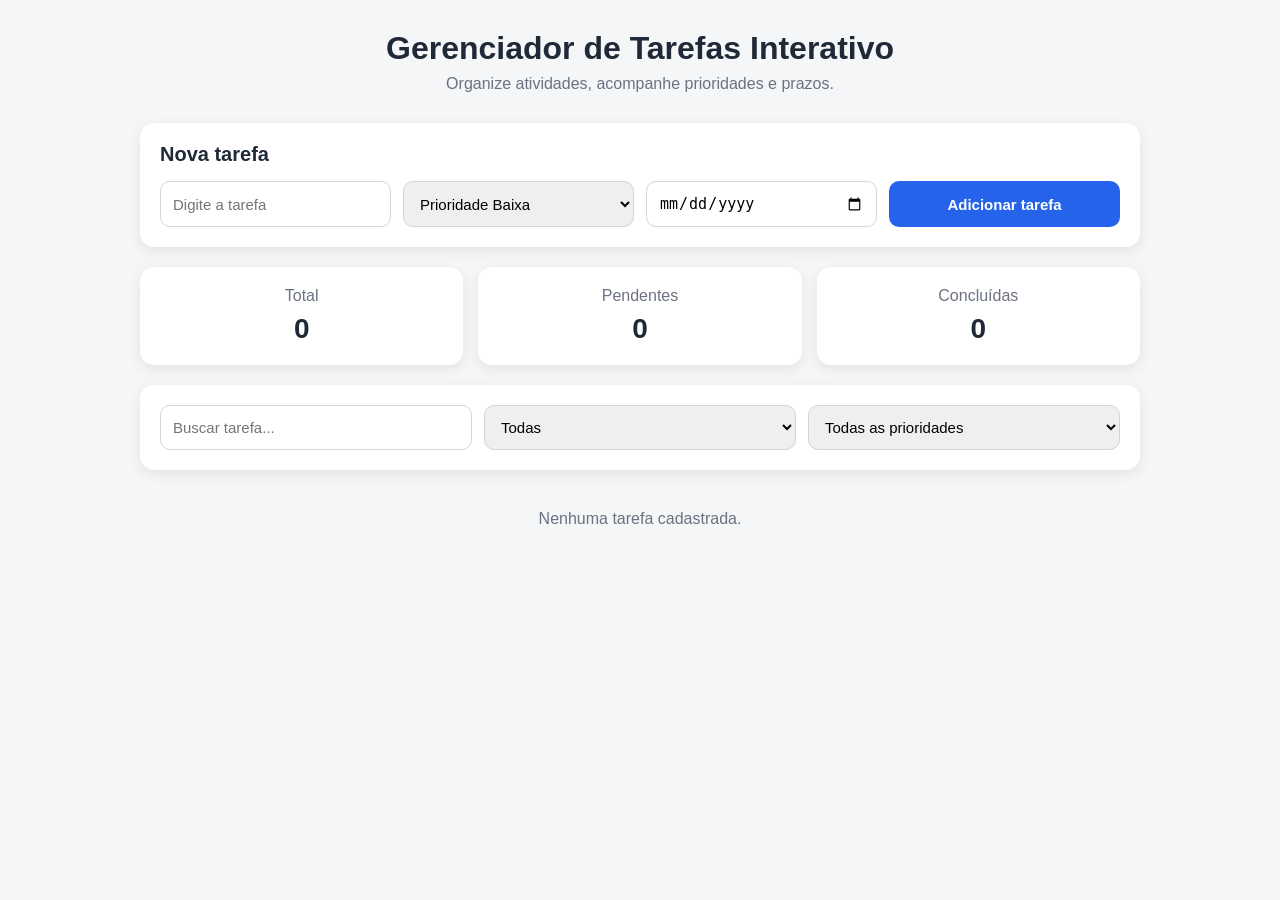
<file: index.html>
<!doctype html>
<html lang="pt-BR">
  <head>
    <meta charset="UTF-8" />
    <meta name="viewport" content="width=device-width, initial-scale=1.0" />
    <title>Gerenciador de Tarefas Interativo</title>
    <link rel="stylesheet" href="style.css" />
  </head>
  <body>
    <div class="container">
      <header>
        <h1>Gerenciador de Tarefas Interativo</h1>
        <p>Organize atividades, acompanhe prioridades e prazos.</p>
      </header>

      <section class="painel-formulario">
        <h2>Nova tarefa</h2>
        <div class="form-grid">
          <input type="text" id="titulo" placeholder="Digite a tarefa" />

          <select id="prioridade">
            <option value="Baixa">Prioridade Baixa</option>
            <option value="Média">Prioridade Média</option>
            <option value="Alta">Prioridade Alta</option>
          </select>

          <input type="date" id="prazo" />
          <button id="btnAdicionar">Adicionar tarefa</button>
        </div>
      </section>

      <section class="painel-resumo">
        <div class="card-resumo">
          <span>Total</span>
          <strong id="totalTarefas">0</strong>
        </div>
        <div class="card-resumo">
          <span>Pendentes</span>
          <strong id="tarefasPendentes">0</strong>
        </div>
        <div class="card-resumo">
          <span>Concluídas</span>
          <strong id="tarefasConcluidas">0</strong>
        </div>
      </section>

      <section class="painel-filtros">
        <input type="text" id="busca" placeholder="Buscar tarefa..." />

        <select id="filtroStatus">
          <option value="todas">Todas</option>
          <option value="pendentes">Pendentes</option>
          <option value="concluidas">Concluídas</option>
        </select>

        <select id="filtroPrioridade">
          <option value="todas">Todas as prioridades</option>
          <option value="Alta">Alta</option>
          <option value="Média">Média</option>
          <option value="Baixa">Baixa</option>
        </select>
      </section>

      <section>
        <ul id="listaTarefas" class="lista-tarefas"></ul>
        <p id="mensagemVazia" class="mensagem-vazia">
          Nenhuma tarefa cadastrada.
        </p>
      </section>
    </div>

    <script src="script.js"></script>
  </body>
</html>
</file>
<file: style.css>
* {
  margin: 0;
  padding: 0;
  box-sizing: border-box;
}

body {
  font-family: Arial, sans-serif;
  background: #f4f6f8;
  color: #1f2937;
  padding: 30px 15px;
}

.container {
  max-width: 1000px;
  margin: 0 auto;
}

header {
  text-align: center;
  margin-bottom: 30px;
}

header h1 {
  margin-bottom: 8px;
  font-size: 32px;
}

header p {
  color: #6b7280;
}

.painel-formulario,
.painel-filtros {
  background: #ffffff;
  border-radius: 14px;
  padding: 20px;
  margin-bottom: 20px;
  box-shadow: 0 4px 14px rgba(0, 0, 0, 0.08);
}

.painel-formulario h2 {
  margin-bottom: 15px;
  font-size: 20px;
}

.form-grid,
.painel-filtros {
  display: grid;
  grid-template-columns: repeat(auto-fit, minmax(180px, 1fr));
  gap: 12px;
}

input,
select,
button {
  padding: 12px;
  border-radius: 10px;
  border: 1px solid #d1d5db;
  font-size: 15px;
}

input:focus,
select:focus {
  outline: none;
  border-color: #2563eb;
}

button {
  background: #2563eb;
  color: white;
  border: none;
  cursor: pointer;
  font-weight: bold;
  transition: 0.2s;
}

button:hover {
  opacity: 0.92;
}

.painel-resumo {
  display: grid;
  grid-template-columns: repeat(auto-fit, minmax(180px, 1fr));
  gap: 15px;
  margin-bottom: 20px;
}

.card-resumo {
  background: white;
  border-radius: 14px;
  padding: 20px;
  text-align: center;
  box-shadow: 0 4px 14px rgba(0, 0, 0, 0.08);
}

.card-resumo span {
  display: block;
  color: #6b7280;
  margin-bottom: 8px;
}

.card-resumo strong {
  font-size: 28px;
}

.lista-tarefas {
  list-style: none;
  display: grid;
  gap: 14px;
}

.tarefa {
  background: #ffffff;
  border-left: 6px solid #9ca3af;
  border-radius: 14px;
  padding: 18px;
  box-shadow: 0 4px 14px rgba(0, 0, 0, 0.08);
}

.tarefa.alta {
  border-left-color: #dc2626;
}

.tarefa.media {
  border-left-color: #f59e0b;
}

.tarefa.baixa {
  border-left-color: #16a34a;
}

.tarefa.concluida {
  opacity: 0.75;
}

.tarefa.concluida .titulo-tarefa {
  text-decoration: line-through;
}

.topo-tarefa {
  display: flex;
  justify-content: space-between;
  gap: 15px;
  align-items: flex-start;
  flex-wrap: wrap;
}

.titulo-tarefa {
  font-size: 18px;
  font-weight: bold;
}

.info-tarefa {
  margin-top: 10px;
  color: #4b5563;
  display: flex;
  gap: 10px;
  flex-wrap: wrap;
}

.tag {
  padding: 6px 10px;
  border-radius: 999px;
  font-size: 13px;
  background: #eef2ff;
}

.acoes {
  margin-top: 15px;
  display: flex;
  gap: 10px;
  flex-wrap: wrap;
}

.btn-secundario {
  background: #e5e7eb;
  color: #111827;
}

.btn-danger {
  background: #dc2626;
}

.mensagem-vazia {
  text-align: center;
  color: #6b7280;
  margin-top: 20px;
}
</file>
